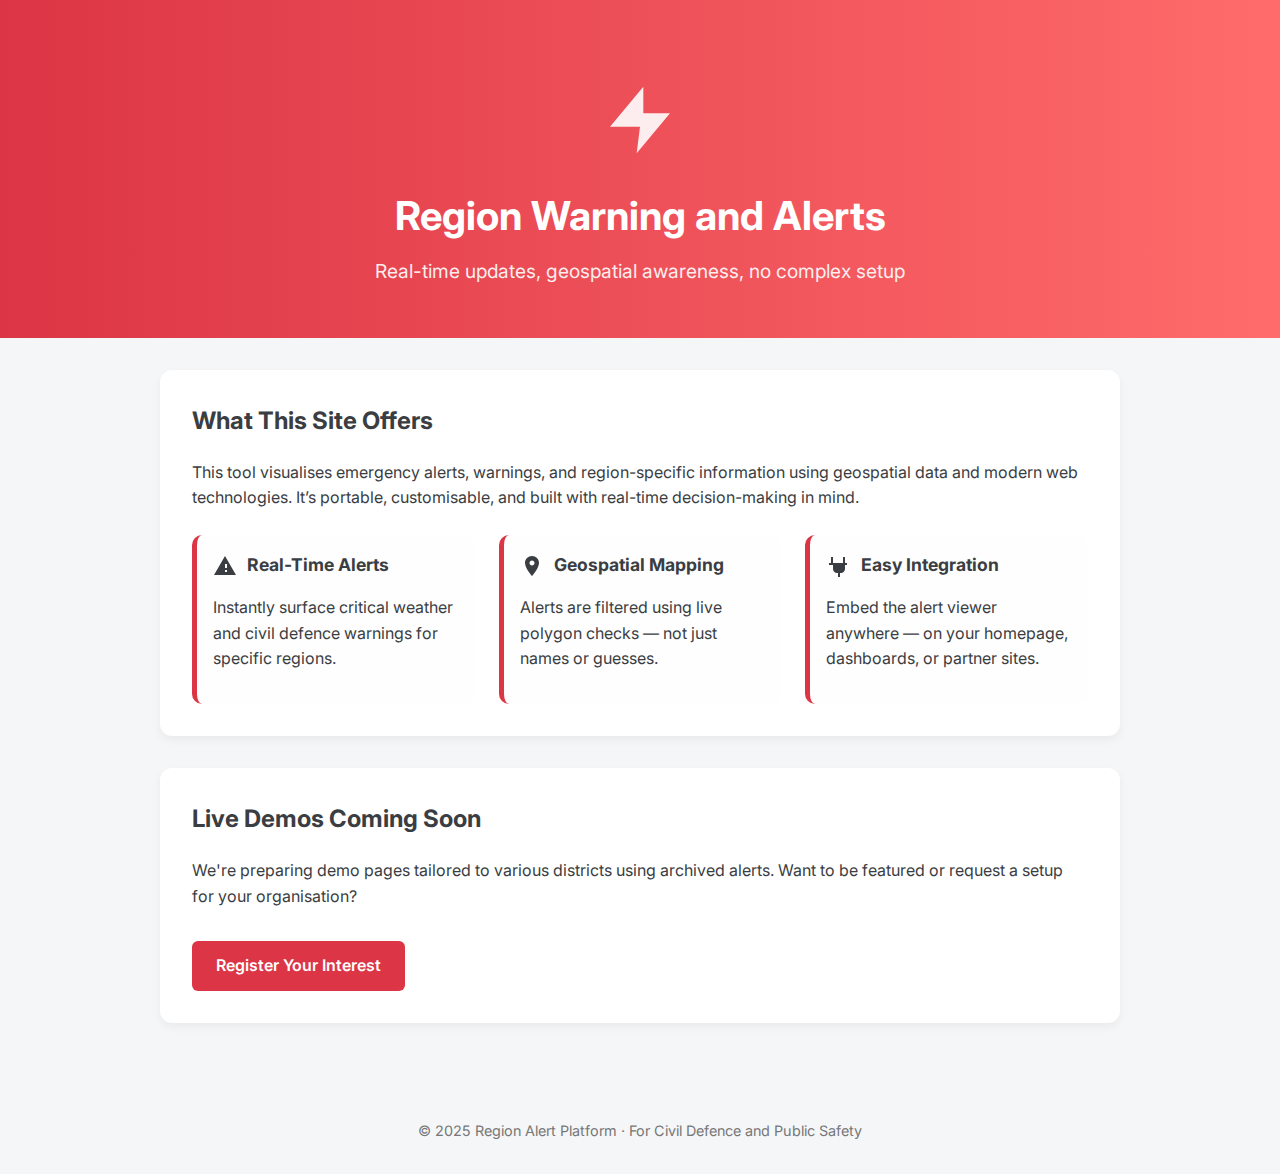
<file: index.html>
<!DOCTYPE html>
<html lang="en">
<head>
  <meta charset="UTF-8" />
  <meta name="viewport" content="width=device-width, initial-scale=1.0"/>
  <title>Region Warning and Alerts</title>
  <link href="https://fonts.googleapis.com/css2?family=Inter:wght@400;600;700&display=swap" rel="stylesheet">
  <style>
    :root {
      --primary: #dc3545;
      --secondary: #3a3d42;
      --background: #f4f6f8;
      --light: #ffffff;
    }

    body {
      margin: 0;
      font-family: 'Inter', sans-serif;
      background: var(--background);
      color: var(--secondary);
      line-height: 1.6;
    }

    header {
      background: linear-gradient(to right, #dc3545, #ff6b6b);
      color: var(--light);
      text-align: center;
      padding: 4rem 1rem 2rem;
    }

    header h1 {
      margin: 0;
      font-size: 2.5rem;
    }

    header p {
      margin-top: 0.5rem;
      font-size: 1.2rem;
      opacity: 0.9;
    }

    .hero-icon {
      width: 80px;
      height: 80px;
      margin: 1rem auto;
      fill: white;
      opacity: 0.9;
    }

    main {
      padding: 2rem 1rem;
      max-width: 960px;
      margin: auto;
    }

    section {
      background: var(--light);
      border-radius: 12px;
      box-shadow: 0 4px 10px rgba(0,0,0,0.05);
      padding: 2rem;
      margin-bottom: 2rem;
    }

    section h2 {
      margin-top: 0;
      font-size: 1.5rem;
      color: var(--secondary);
    }

    footer {
      text-align: center;
      font-size: 0.9rem;
      color: #777;
      padding: 2rem 1rem;
    }

    a.button {
      display: inline-block;
      background-color: var(--primary);
      color: white;
      padding: 0.75rem 1.5rem;
      border-radius: 6px;
      text-decoration: none;
      margin-top: 1rem;
      font-weight: 600;
      transition: background 0.3s ease;
    }

    a.button:hover {
      background-color: #b02a37;
    }

    .feature-list {
      display: grid;
      grid-template-columns: repeat(auto-fit, minmax(260px, 1fr));
      gap: 1.5rem;
      margin-top: 1.5rem;
    }

    .feature {
      background: #fefefe;
      border-radius: 10px;
      padding: 1rem;
      border-left: 5px solid var(--primary);
    }

    .feature h3 {
      margin-top: 0;
      font-size: 1.1rem;
      margin-bottom: 0.5rem;
    }

    .feature svg {
      width: 24px;
      height: 24px;
      vertical-align: middle;
      margin-right: 0.4rem;
      fill: var(--primary);
    }
  </style>
</head>
<body>

  <header>
    <svg class="hero-icon" viewBox="0 0 24 24" fill="none" xmlns="http://www.w3.org/2000/svg">
      <path d="M13 2L3 14H12L11 22L21 10H13L13 2Z" fill="white"/>
    </svg>
    <h1>Region Warning and Alerts</h1>
    <p>Real-time updates, geospatial awareness, no complex setup</p>
  </header>

  <main>
    <section>
      <h2>What This Site Offers</h2>
      <p>This tool visualises emergency alerts, warnings, and region-specific information using geospatial data and modern web technologies. It’s portable, customisable, and built with real-time decision-making in mind.</p>
      <div class="feature-list">
        <div class="feature">
          <h3>
            <svg viewBox="0 0 24 24" xmlns="http://www.w3.org/2000/svg">
              <path fill="currentColor" d="M1 21h22L12 2 1 21zm13-3h-2v-2h2v2zm0-4h-2v-4h2v4z"/>
            </svg>
            Real-Time Alerts
          </h3>
          <p>Instantly surface critical weather and civil defence warnings for specific regions.</p>
        </div>
        <div class="feature">
          <h3>
            <svg viewBox="0 0 24 24" xmlns="http://www.w3.org/2000/svg">
              <path fill="currentColor" d="M12 2C8.13 2 5 5.13 5 9c0 5.25 7 13 7 13s7-7.75 7-13c0-3.87-3.13-7-7-7zm0 9.5c-1.38 0-2.5-1.12-2.5-2.5S10.62 6.5 12 6.5s2.5 1.12 2.5 2.5S13.38 11.5 12 11.5z"/>
            </svg>
            Geospatial Mapping
          </h3>
          <p>Alerts are filtered using live polygon checks — not just names or guesses.</p>
        </div>
        <div class="feature">
          <h3>
            <svg viewBox="0 0 24 24" xmlns="http://www.w3.org/2000/svg">
              <path fill="currentColor" d="M7 3v6h10V3h2v6h2v2h-2v4c0 2.21-1.79 4-4 4h-1v4h-2v-4h-1c-2.21 0-4-1.79-4-4v-4H3v-2h2V3h2z"/>
            </svg>
            Easy Integration
          </h3>
          <p>Embed the alert viewer anywhere — on your homepage, dashboards, or partner sites.</p>
        </div>
      </div>
    </section>

    <section>
      <h2>Live Demos Coming Soon</h2>
      <p>We're preparing demo pages tailored to various districts using archived alerts. Want to be featured or request a setup for your organisation?</p>
      <a href="#" class="button">Register Your Interest</a>
    </section>
  </main>

  <footer>
    &copy; 2025 Region Alert Platform · For Civil Defence and Public Safety
  </footer>

</body>
</html>
</file>
